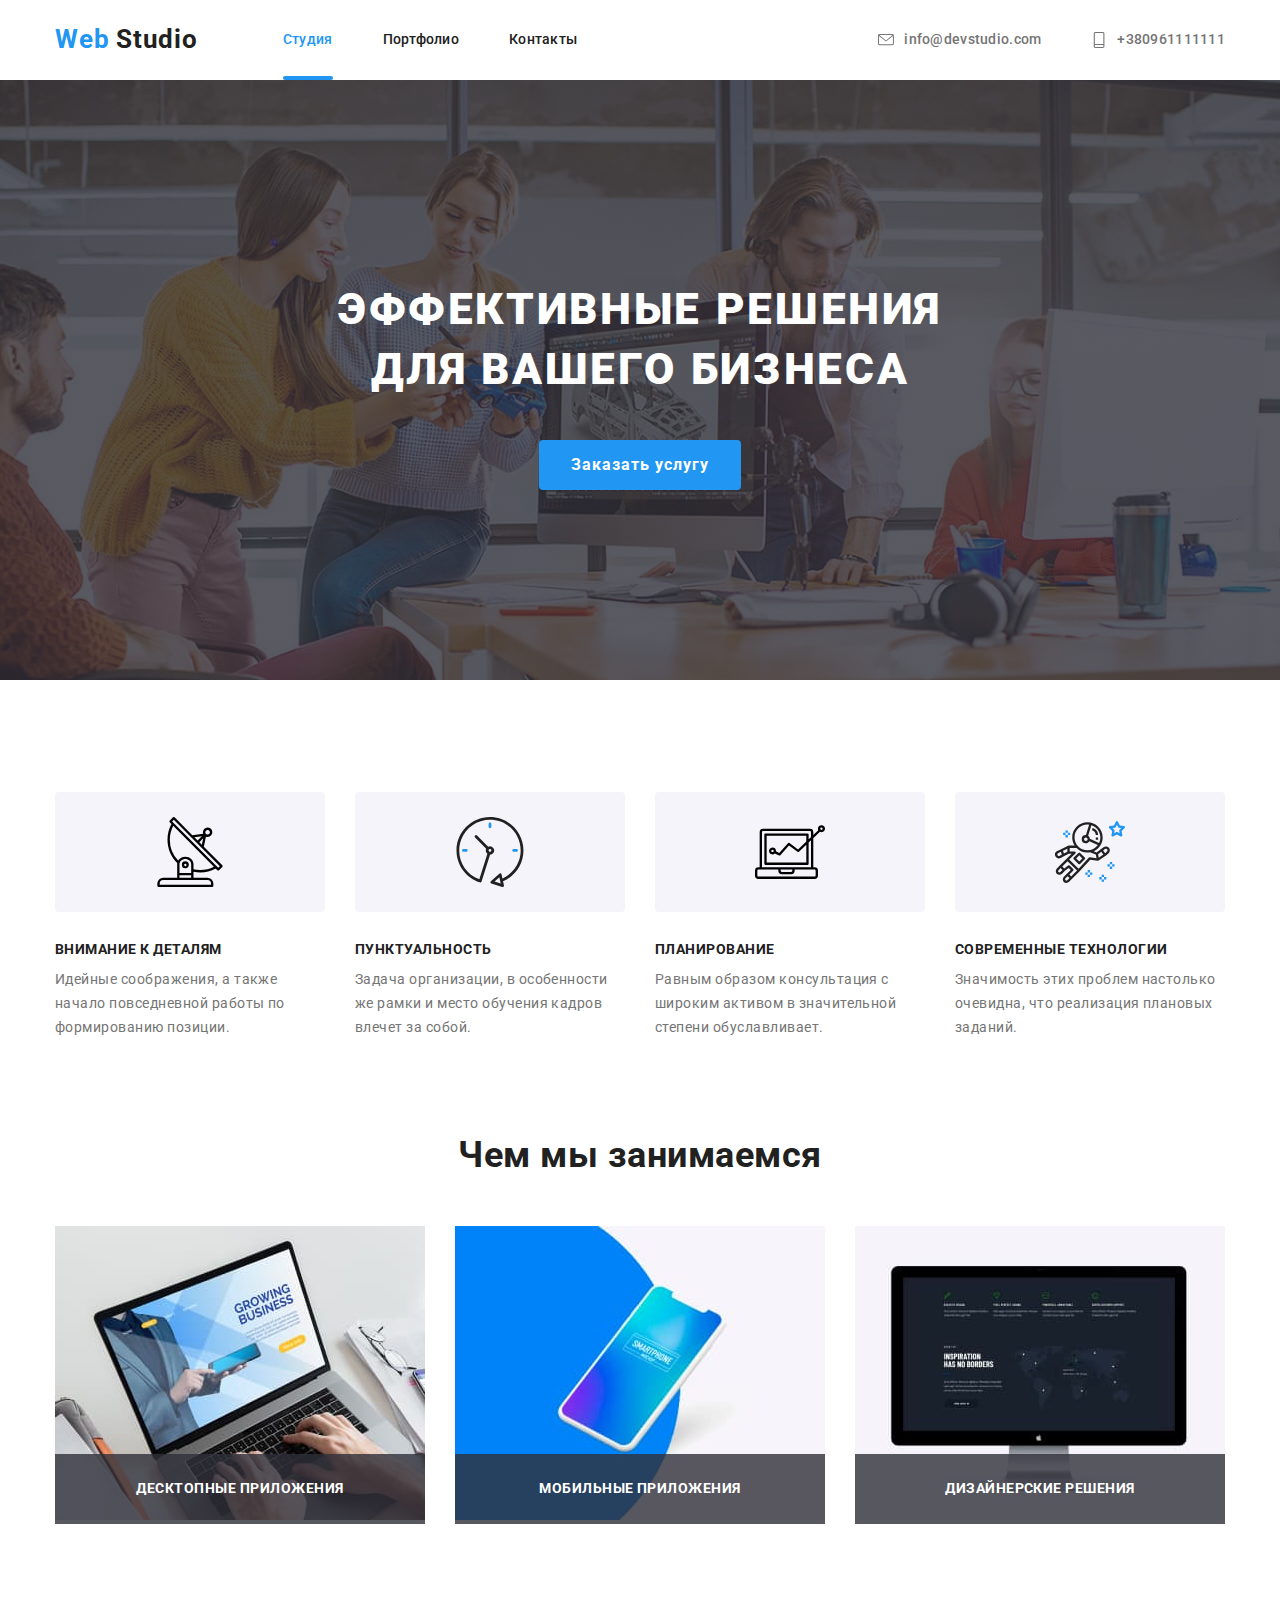
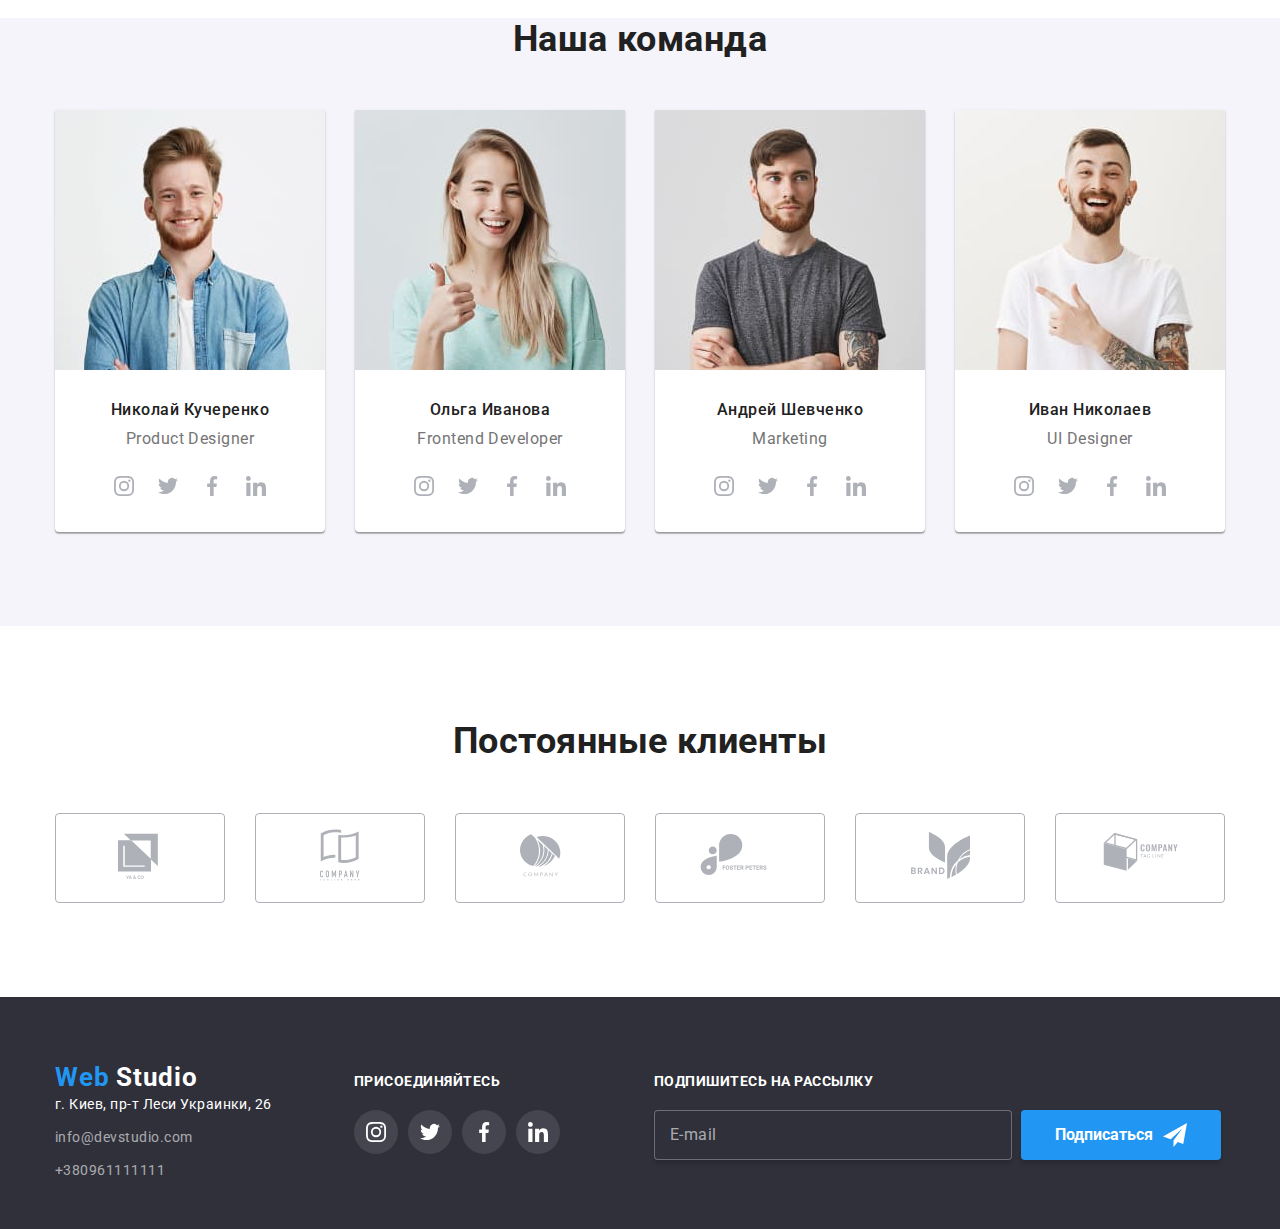
<file: index.html>
<!DOCTYPE html>
<html lang="ru">
  <head>
    <meta charset="UTF-8" />
    <meta name="viewport" content="width=device-width, initial-scale=1.0" />
    <title>Веб студия</title>
    <link
      href="https://fonts.googleapis.com/css2?family=Raleway:wght@700&family=Roboto:wght@400;500;700;900&display=swap"
      rel="stylesheet"
    />
    <link
      rel="stylesheet"
      href="https://cdnjs.cloudflare.com/ajax/libs/modern-normalize/0.6.0/modern-normalize.min.css"
    />
    <link rel="stylesheet" href="./css/main.min.css" />
  </head>
  <body>
    <!-- Шапка-->
    <header class="header">
      <!--Навигация сайта-->
      <nav class="nav container">
        <a href="./index.html" lang="en" class="logo-link">
          <span class="logo-web">Web</span> Studio
        </a>

        <ul class="nav-list">
          <li class="nav-items">
            <a href="./index.html" class="link current">Студия</a>
          </li>
          <li class="nav-items">
            <a href="./portfolio.html" class="link">Портфолио</a>
          </li>
          <li class="nav-items"><a href="" class="link">Контакты</a></li>
        </ul>

        <ul class="nav-contakt">
          <li class="nav-items mail">
            <a href="mailto:info@devstudio.com" class="link-mail">
              <svg class="icon">
                <use href="./image/sprite.svg#list"></use>
              </svg>
              info@devstudio.com
            </a>
          </li>
          <li class="nav-items tell">
            <a href="tel:+380961111111" class="link-tel">
              <svg class="icon">
                <use href="./image/sprite.svg#phone"></use>
              </svg>
              +380961111111</a
            >
          </li>
        </ul>
      </nav>
    </header>

    <!--Главный контент страницы-->

    <main>
      <!--Секция 1 Герой-->
      <section class="section-heroy">
        <div class="container">
          <h1 class="hero-title">эффективные решения для вашего бизнеса</h1>
          <button class="button btn-open-modal" data-modal-open>
            Заказать услугу
          </button>
        </div>
      </section>
      <!--Наши преимущества-->
      <section class="section">
        <div class="container">
          <h2 class="section-title visually-hidden">Наши преимущества</h2>

          <ul class="advantages">
            <li class="section-items antenna">
              <div class="container-advantages">
                <svg class="icon-advantages">
                  <use href="./image/sprite.svg#antenna"></use>
                </svg>
              </div>
              <!--<img
                class="section-img"
                src="./image/antenna.svg"
                alt="Спутниковая тарелка"
              />-->

              <h3 class="section-subtitle">Внимание к деталям</h3>
              <p class="section-text">
                Идейные соображения, а также начало повседневной работы по
                формированию позиции.
              </p>
            </li>
            <li class="section-items clock">
              <div class="container-advantages">
                <svg class="icon-advantages">
                  <use href="./image/sprite.svg#clock"></use>
                </svg>
              </div>
              <!--- <img class="section-img" 
                src="./image/clock.svg" alt="Часы" />-->
              <h3 class="section-subtitle">Пунктуальность</h3>
              <p class="section-text">
                Задача организации, в особенности же рамки и место обучения
                кадров влечет за собой.
              </p>
            </li>
            <li class="section-items vector">
              <div class="container-advantages">
                <svg class="icon-advantages">
                  <use href="./image/sprite.svg#Vector"></use>
                </svg>
              </div>
              <!-- <img class="section-img" 
              src="./image/Vector.svg" alt="Вектор" />-->
              <h3 class="section-subtitle">Планирование</h3>
              <p class="section-text">
                Равным образом консультация с широким активом в значительной
                степени обуславливает.
              </p>
            </li>
            <li class="section-items astronaut">
              <div class="container-advantages">
                <svg class="icon-advantages">
                  <use href="./image/sprite.svg#astronaut"></use>
                </svg>
              </div>
              <!-- <img
                class="section-img"
                src="./image/astronaut.svg"
                alt="Астронавт"
              />-->
              <h3 class="section-subtitle">Современные технологии</h3>
              <p class="section-text">
                Значимость этих проблем настолько очевидна, что реализация
                плановых заданий.
              </p>
            </li>
          </ul>
        </div>
      </section>

      <!--Чем мы занимаемся-->
      <section class="section">
        <div class="container">
          <h2 class="section-title title-work">Чем мы занимаемся</h2>
          <ul class="work-list">
            <li class="work-items">
              <a href="" class="work-link">
                <img src="./image/notebook.jpg" width="370" alt="ноутбук" />
                <p class="work">Десктопные приложения</p>
              </a>
            </li>

            <li class="work-items">
              <a href="" class="work-link"
                ><img src="./image/phone.jpg" width="370" alt="Телефон" />
                <p class="work">Мобильные приложения</p>
              </a>
            </li>

            <li class="work-items">
              <a href="" class="work-link"
                ><img src="./image/desktop.jpg" width="370" alt="Монитор" />
                <p class="work">Дизайнерские решения</p>
              </a>
            </li>
          </ul>
        </div>
      </section>

      <!--Наша команда-->

      <section class="section team">
        <div class="container">
          <h2 class="section-title section-title-team">Наша команда</h2>
          <ul class="team-list">
            <li class="section-iteams-team">
              <img class="team-img" src="./image/face1.jpg" alt="Портрет" />
              <h3 class="section-subtitle comand">Николай Кучеренко</h3>
              <p lang="en" class="section-text profesion">Product Designer</p>
              <ul class="team-social">
                <li>
                  <a
                    href="https://www.instagram.com/"
                    class="social-link"
                    target="blank"
                  >
                    <div class="socials-item">
                      <svg width="20" height="20" class="logo-social">
                        <use href="./image/sprite.svg#instagram"></use>
                      </svg>
                    </div>
                  </a>
                </li>
                <li>
                  <a
                    href="https://twitter.com/"
                    target="blank"
                    class="social-link"
                  >
                    <div class="socials-item">
                      <svg width="20" height="20" class="logo-social">
                        <use href="./image/sprite.svg#twitter"></use>
                      </svg>
                    </div>
                  </a>
                </li>
                <li>
                  <a
                    href="https://www.facebook.com/"
                    target="blank"
                    class="social-link"
                  >
                    <div class="socials-item">
                      <svg width="20" height="20" class="logo-social">
                        <use href="./image/sprite.svg#facebook"></use>
                      </svg>
                    </div>
                  </a>
                </li>
                <li>
                  <a
                    href="https://www.linkedin.com/"
                    target="blank"
                    class="social-link"
                  >
                    <div class="socials-item">
                      <svg width="20" height="20" class="logo-social">
                        <use href="./image/sprite.svg#linkedin"></use>
                      </svg>
                    </div>
                  </a>
                </li>
              </ul>
            </li>

            <li class="section-iteams-team">
              <img class="team-img" src="./image/face2.jpg" alt="Портрет" />
              <h3 class="section-subtitle comand">Ольга Иванова</h3>
              <p lang="en" class="section-text profesion">Frontend Developer</p>
              <ul class="team-social">
                <li>
                  <a
                    href="https://www.instagram.com/"
                    class="social-link"
                    target="blank"
                  >
                    <div class="socials-item">
                      <svg width="20" height="20" class="logo-social">
                        <use href="./image/sprite.svg#instagram"></use>
                      </svg>
                    </div>
                  </a>
                </li>
                <li>
                  <a
                    href="https://twitter.com/"
                    target="blank"
                    class="social-link"
                  >
                    <div class="socials-item">
                      <svg width="20" height="20" class="logo-social">
                        <use href="./image/sprite.svg#twitter"></use>
                      </svg>
                    </div>
                  </a>
                </li>
                <li>
                  <a
                    href="https://www.facebook.com/"
                    target="blank"
                    class="social-link"
                  >
                    <div class="socials-item">
                      <svg width="20" height="20" class="logo-social">
                        <use href="./image/sprite.svg#facebook"></use>
                      </svg>
                    </div>
                  </a>
                </li>
                <li>
                  <a
                    href="https://www.linkedin.com/"
                    target="blank"
                    class="social-link"
                  >
                    <div class="socials-item">
                      <svg width="20" height="20" class="logo-social">
                        <use href="./image/sprite.svg#linkedin"></use>
                      </svg>
                    </div>
                  </a>
                </li>
              </ul>
            </li>

            <li class="section-iteams-team">
              <img class="team-img" src="./image/face3.jpg" alt="Портрет" />
              <h3 class="section-subtitle comand">Андрей Шевченко</h3>
              <p lang="en" class="section-text profesion">Marketing</p>
              <ul class="team-social">
                <li>
                  <a
                    href="https://www.instagram.com/"
                    class="social-link"
                    target="blank"
                  >
                    <div class="socials-item">
                      <svg width="20" height="20" class="logo-social">
                        <use href="./image/sprite.svg#instagram"></use>
                      </svg>
                    </div>
                  </a>
                </li>
                <li>
                  <a
                    href="https://twitter.com/"
                    target="blank"
                    class="social-link"
                  >
                    <div class="socials-item">
                      <svg width="20" height="20" class="logo-social">
                        <use href="./image/sprite.svg#twitter"></use>
                      </svg>
                    </div>
                  </a>
                </li>
                <li>
                  <a
                    href="https://www.facebook.com/"
                    target="blank"
                    class="social-link"
                  >
                    <div class="socials-item">
                      <svg width="20" height="20" class="logo-social">
                        <use href="./image/sprite.svg#facebook"></use>
                      </svg>
                    </div>
                  </a>
                </li>
                <li>
                  <a
                    href="https://www.linkedin.com/"
                    target="blank"
                    class="social-link"
                  >
                    <div class="socials-item">
                      <svg width="20" height="20" class="logo-social">
                        <use href="./image/sprite.svg#linkedin"></use>
                      </svg>
                    </div>
                  </a>
                </li>
              </ul>
            </li>

            <li class="section-iteams-team">
              <img class="team-img" src="./image/face4.jpg" alt="Портрет" />
              <h3 class="section-subtitle comand">Иван Николаев</h3>
              <p lang="en" class="section-text profesion">UI Designer</p>
              <ul class="team-social">
                <li>
                  <a
                    href="https://www.instagram.com/"
                    class="social-link"
                    target="blank"
                  >
                    <div class="socials-item">
                      <svg width="20" height="20" class="logo-social">
                        <use href="./image/sprite.svg#instagram"></use>
                      </svg>
                    </div>
                  </a>
                </li>
                <li>
                  <a
                    href="https://twitter.com/"
                    target="blank"
                    class="social-link"
                  >
                    <div class="socials-item">
                      <svg width="20" height="20" class="logo-social">
                        <use href="./image/sprite.svg#twitter"></use>
                      </svg>
                    </div>
                  </a>
                </li>
                <li>
                  <a
                    href="https://www.facebook.com/"
                    target="blank"
                    class="social-link"
                  >
                    <div class="socials-item">
                      <svg width="20" height="20" class="logo-social">
                        <use href="./image/sprite.svg#facebook"></use>
                      </svg>
                    </div>
                  </a>
                </li>
                <li>
                  <a
                    href="https://www.linkedin.com/"
                    target="blank"
                    class="social-link"
                  >
                    <div class="socials-item">
                      <svg width="20" height="20" class="logo-social">
                        <use href="./image/sprite.svg#linkedin"></use>
                      </svg>
                    </div>
                  </a>
                </li>
              </ul>
            </li>
          </ul>
        </div>
      </section>

      <!--Постоянные клиенты-->

      <section class="section client">
        <div class="container">
          <h2 class="section-title title-customers">Постоянные клиенты</h2>
          <ul class="client-list">
            <li class="client-items">
              <a href="" class="client-link client-bgt">
                <!--<img src="./image/Client1.svg" alt="компания" width="170"
              />-->

                <svg width="44" height="50" class="logo-client">
                  <use href="./image/sprite.svg#Client1"></use>
                </svg>
              </a>
            </li>

            <li class="client-items client-bgt">
              <a href="">
                <!--<img src="./image/Client2.svg" alt="компания" width="170"
              />-->

                <svg width="40" height="52" class="logo-client">
                  <use href="./image/sprite.svg#Client2"></use>
                </svg>
              </a>
            </li>

            <li class="client-items client-bgt">
              <a href="">
                <!-- <img src="./image/Client3.svg" alt="компания" width="170"
              /> -->

                <svg width="41" height="43" class="logo-client">
                  <use href="./image/sprite.svg#Client3"></use>
                </svg>
              </a>
            </li>

            <li class="client-items client-bgt">
              <a href=""
                ><!--<img src="./image/Client4.svg" alt="компания" width="170"
              />-->

                <svg width="80" height="42" class="logo-client">
                  <use href="./image/sprite.svg#Client4"></use>
                </svg>
              </a>
            </li>

            <li class="client-items client-bgt">
              <a href=""
                ><!--<img src="./image/Client5.svg" alt="компания" width="170"
              />-->

                <svg width="59" height="47" class="logo-client">
                  <use href="./image/sprite.svg#Client5"></use>
                </svg>
              </a>
            </li>

            <li class="client-items client-bgt">
              <a href="">
                <!--<img src="./image/Client6.svg" alt="компания" width="170"
              />-->

                <svg width="89" height="45" class="logo-client">
                  <use href="./image/sprite.svg#Client6"></use>
                </svg>
              </a>
            </li>
          </ul>
        </div>
      </section>

      <!-- Модальное окно-->
      <div class="backdrop is-hidden" data-modal>
        <div class="modal is-hidden" data-modal>
          <form>
            <button type="submit" class="btn-close-modal" data-modal-close>
              <svg class="icon-close">
                <use href="./image/sprite.svg#icon-x"></use>
              </svg>
            </button>
            <p class="modal-text">Оставьте свои данные, мы вам перезвоним</p>

            <div class="field-wrapper">
              <input
                type="text"
                placeholder=" "
                id="name"
                name="name"
                class="form-input"
              />
              <svg class="form-icon">
                <use href="./image/sprite.svg#icon-men"></use>
              </svg>
              <label for="name" class="form-label"> Имя</label>
            </div>

            <div class="field-wrapper">
              <input
                type="tel"
                placeholder=" "
                name="tel"
                id="tel"
                class="form-input"
              />
              <svg class="form-icon">
                <use href="./image/sprite.svg#icon-tel"></use>
              </svg>
              <label for="tel" class="form-label">Телефон</label>
            </div>

            <div class="field-wrapper">
              <input
                type="email"
                placeholder=" "
                id="mail"
                name="mail"
                class="form-input"
              />
              <svg class="form-icon">
                <use href="./image/sprite.svg#icon-mail"></use>
              </svg>
              <label for="mail" class="form-label">Почта</label>
            </div>

            <div class="field-wrapper">
              <textarea
                name="Coments"
                id="area-coments"
                placeholder=" "
                class="coments"
              ></textarea>
              <label for="area-coments" class="label-coments text-coments">
                Комментарий
              </label>
            </div>
            <div class="security-wrapper">
              <label class="security">
                <input
                  type="checkbox"
                  name="checkbox-security"
                  class="checkbox-security"
                />
                <span class="security-text">
                  Соглашаюсь с рассылкой и принимаю</span
                >
                <a href="">
                  <span class="security-link"> Условия договора</span></a
                ></label
              >
            </div>
            <button type="submit" class="btn-send">Отправить</button>
          </form>
        </div>
      </div>
    </main>

    <!--Подвал-->

    <footer class="footer">
      <div class="container footer-bloks">
        <div class="footer-address">
          <a href="./index.html" lang="en" class="logo-link logo-link-footer">
            <span class="logo-web">Web</span>
            <span class="logo-studio">Studio</span>
          </a>

          <address class="address">
            <ul>
              <li class="address-items">г. Киев, пр-т Леси Украинки, 26</li>
              <li class="address-items">
                <a href="mailto:info@devstudio.com" class="contact-address"
                  >info@devstudio.com</a
                >
              </li>
              <li>
                <a href="tel:+380961111111" class="contact-address"
                  >+380961111111</a
                >
              </li>
            </ul>
          </address>
        </div>

        <div class="social">
          <p class="social-text">Присоединяйтесь</p>

          <ul class="social-list">
            <li class="insta socials-items-footer">
              <a
                href="https://www.instagram.com/"
                class="social-link"
                target="blank"
              >
                <!--<img src="./image/instagram.svg" alt="insta" />-->
                <div class="socials-footer">
                  <svg width="20" height="20" class="logo-social-footer">
                    <use href="./image/sprite.svg#instagram"></use>
                  </svg>
                </div>
              </a>
            </li>
            <li class="twit socials-items-footer">
              <a href="https://twitter.com/" class="social-link" target="blank">
                <!--<img src="./image/twitter.svg" alt="twit" />-->
                <div class="socials-footer">
                  <svg width="20" height="20" class="logo-social-footer">
                    <use href="./image/sprite.svg#twitter"></use>
                  </svg>
                </div>
              </a>
            </li>
            <li class="face socials-items-footer">
              <a
                href="https://www.facebook.com/"
                class="social-link"
                target="blank"
              >
                <!-- <img src="./image/facebook.svg" alt="fk" />-->
                <div class="socials-footer">
                  <svg width="20" height="20" class="logo-social-footer">
                    <use href="./image/sprite.svg#facebook"></use>
                  </svg>
                </div>
              </a>
            </li>
            <li class="linked socials-items-footer">
              <a
                href="https://www.linkedin.com/"
                class="social-link"
                target="blank"
              >
                <!--<img src="./image/linkedin.svg" alt="in" />-->
                <div class="socials-footer">
                  <svg width="20" height="20" class="logo-social-footer">
                    <use href="./image/sprite.svg#linkedin"></use>
                  </svg>
                </div>
              </a>
            </li>
          </ul>
        </div>
        <div class="subscription">
          <form>
            <p class="footer-form-text">Подпишитесь на рассылку</p>
            <div class="input-btn-foot">
              <div class="footer-mail">
                <label class="">
                  <input
                    type="email"
                    placeholder=" "
                    name="e-mail"
                    class="footer-input"
                  />
                  <span class="footer-lable"> E-mail</span>
                </label>
              </div>
              <button type="submit" class="btn-footer">
                <span class="btn-footer-text"> Подписаться</span>
                <svg class="footer-plane" width="24px" height="24px">
                  <use href="./image/sprite.svg#plane"></use>
                </svg>
              </button>
            </div>
          </form>
        </div>
        <!-- 
      <p class="dbr">
        2020 &verbar; Developed by GoIT Students
      </p>
      --></div>
    </footer>
    <script src="./js/modal.js"></script>
  </body>
</html>
</file>
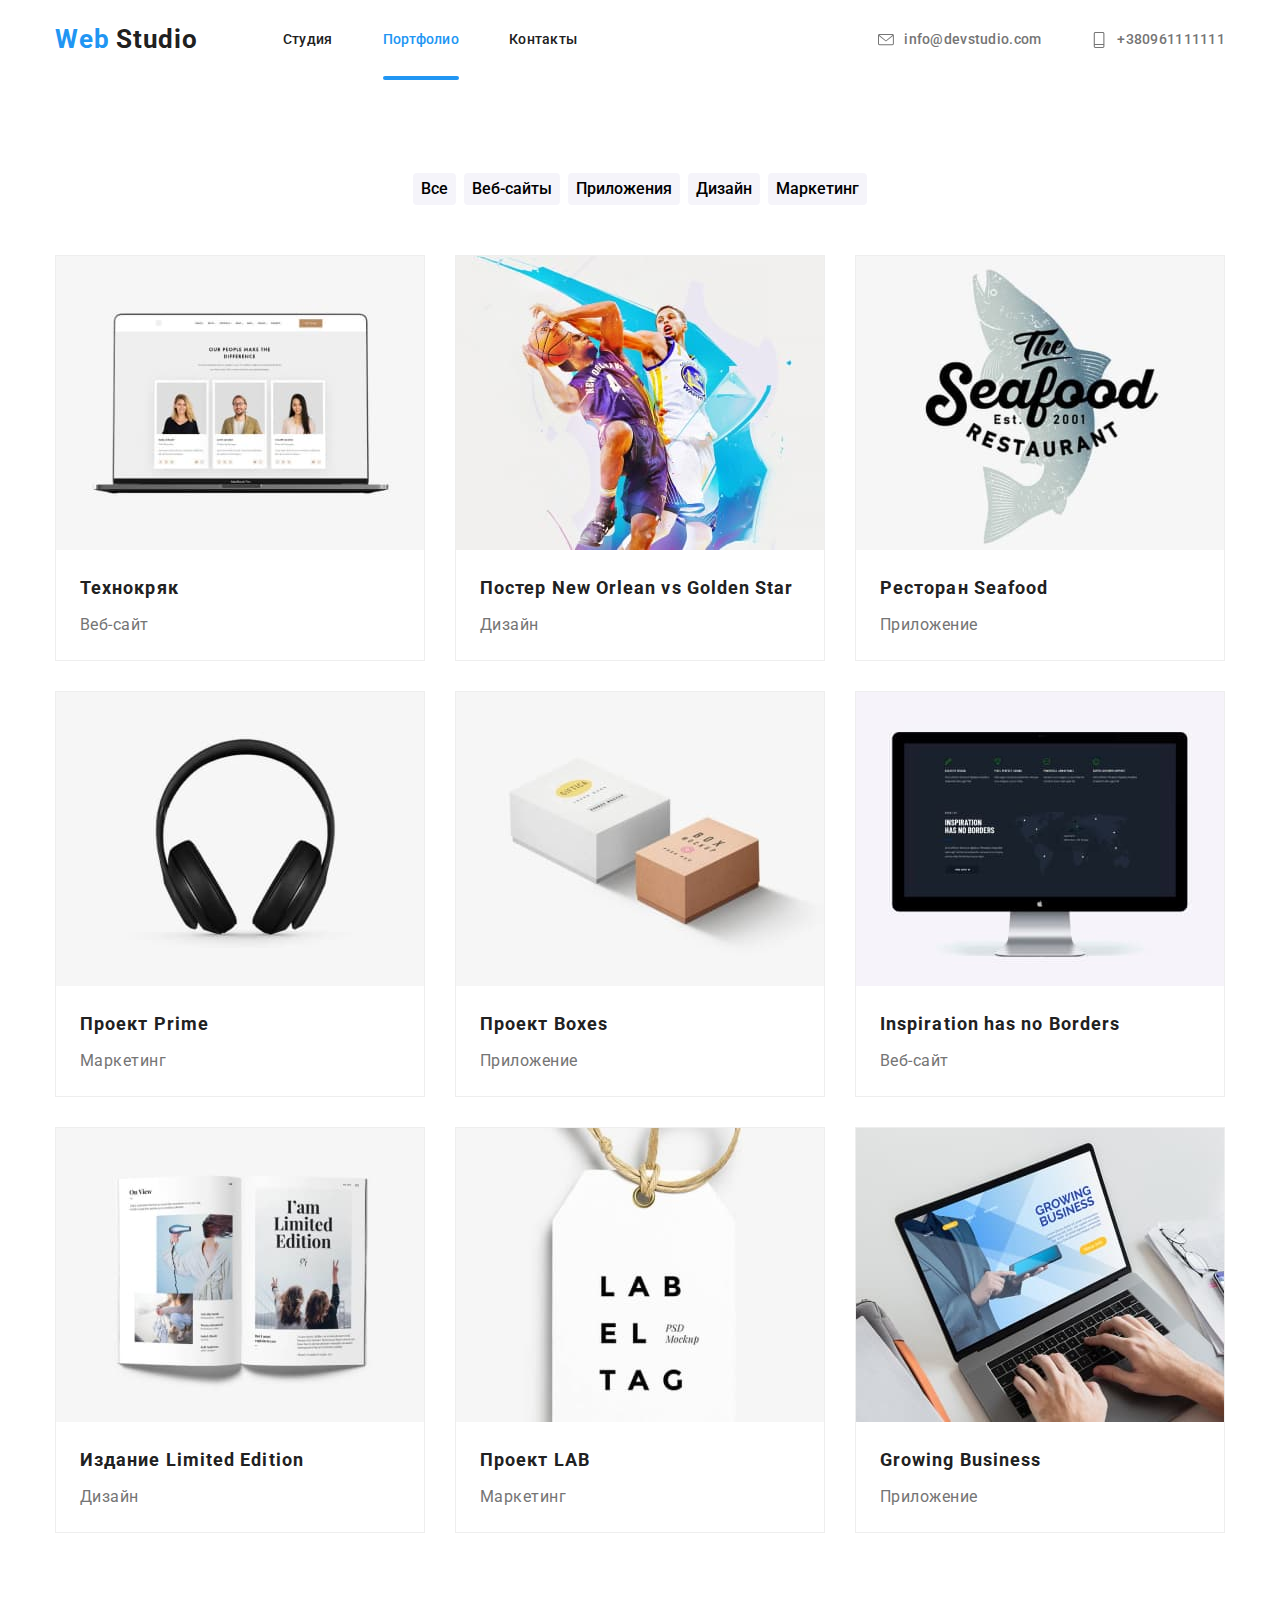
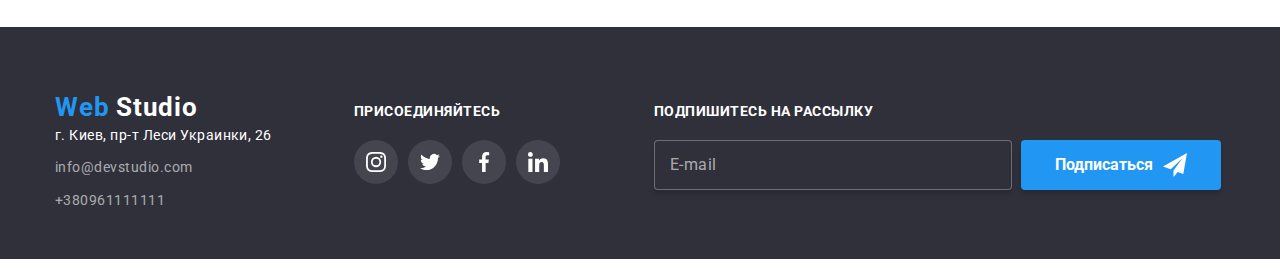
<file: portfolio.html>
<!DOCTYPE html>
<html lang="ru">
  <head>
    <meta charset="UTF-8" />
    <meta name="viewport" content="width=device-width, initial-scale=1.0" />
    <title>Веб студия</title>
    <link
      href="https://fonts.googleapis.com/css2?family=Raleway:wght@700&family=Roboto:wght@400;500;700;900&display=swap"
      rel="stylesheet"
    />
    <link
      rel="stylesheet"
      href="https://cdnjs.cloudflare.com/ajax/libs/modern-normalize/0.6.0/modern-normalize.min.css"
    />
    <link rel="stylesheet" href="./css/main.min.css" />
  </head>

  <body>
    <!-- Шапка-->
    <header class="header">
      <!--Навигация сайта-->
      <nav class="nav container">
        <a href="./index.html" lang="en" class="logo-link">
          <span class="logo-web">Web</span> Studio
        </a>

        <ul class="nav-list">
          <li class="nav-items">
            <a href="./index.html" class="link">Студия</a>
          </li>
          <li class="nav-items">
            <a href="./portfolio.html" class="link current">Портфолио</a>
          </li>
          <li class="nav-items"><a href="" class="link">Контакты</a></li>
        </ul>

        <ul class="nav-contakt">
          <li class="nav-items mail">
            <a href="mailto:info@devstudio.com" class="link-mail">
              <svg class="icon">
                <use href="./image/sprite.svg#list"></use>
              </svg>
              info@devstudio.com
            </a>
          </li>
          <li class="nav-items tell">
            <a href="tel:+380961111111" class="link-tel">
              <svg class="icon">
                <use href="./image/sprite.svg#phone"></use>
              </svg>
              +380961111111</a
            >
          </li>
        </ul>
      </nav>
    </header>
    <!--Главный контент страницы-->
    <main class="container">
      <!-- Секция работ-->
      <section>
        <h1 class="portfolio">Портфолио</h1>

        <ul class="button-list">
          <li class="button-items">
            <button type="button" class="port-button">Все</button>
          </li>
          <li class="button-items">
            <button type="button" class="port-button">Веб-сайты</button>
          </li>
          <li class="button-items">
            <button type="button" class="port-button">Приложения</button>
          </li>
          <li class="button-items">
            <button type="button" class="port-button">Дизайн</button>
          </li>
          <li class="button-items">
            <button type="button" class="port-button">Маркетинг</button>
          </li>
        </ul>

        <ul class="port-list">
          <li class="port-items">
            <a href="">
              <div class="port-description">
                <img
                  class="port-img"
                  src="./image/portfolio1.jpg "
                  alt="Ноутбук"
                  width="370"
                />
                <p class="port-text">
                  Технокряк это современная площадка распространения
                  коронавируса. Компании используют эту платформу для цифрового
                  шпионажа и атак на защищённые сервера конкурентов.
                </p>
              </div>
              <div>
                <h2 class="port-title">Технокряк</h2>
                <p class="port-subtitle">Веб-сайт</p>
              </div>
            </a>
          </li>

          <li class="port-items">
            <a href="">
              <div class="port-description">
                <img
                  class="port-img"
                  src="./image/portfolio2.jpg"
                  alt="Постер НБА"
                  width="370"
                />
                <p class="port-text">
                  Технокряк это современная площадка распространения
                  коронавируса. Компании используют эту платформу для цифрового
                  шпионажа и атак на защищённые сервера конкурентов.
                </p>
              </div>
              <div>
                <h2 class="port-title">Постер New Orlean vs Golden Star</h2>
                <p class="port-subtitle">Дизайн</p>
              </div>
            </a>
          </li>

          <li class="port-items">
            <a href="">
              <div class="port-description">
                <img
                  class="port-img"
                  src="./image/portfolio3.jpg"
                  alt="Релама ресторана"
                  width="370"
                />
                <p class="port-text">
                  Технокряк это современная площадка распространения
                  коронавируса. Компании используют эту платформу для цифрового
                  шпионажа и атак на защищённые сервера конкурентов.
                </p>
              </div>
              <div>
                <h2 class="port-title">Ресторан Seafood</h2>
                <p class="port-subtitle">Приложение</p>
              </div>
            </a>
          </li>

          <li class="port-items">
            <a href="">
              <div class="port-description">
                <img
                  class="port-img"
                  src="./image/portfolio4.jpg"
                  alt="Наушники"
                  width="370"
                />
                <p class="port-text">
                  Технокряк это современная площадка распространения
                  коронавируса. Компании используют эту платформу для цифрового
                  шпионажа и атак на защищённые сервера конкурентов.
                </p>
              </div>
              <div>
                <h2 class="port-title">Проект Prime</h2>
                <p class="port-subtitle">Маркетинг</p>
              </div>
            </a>
          </li>

          <li class="port-items">
            <a href="">
              <div class="port-description">
                <img
                  class="port-img"
                  src="./image/portfolio5.jpg"
                  alt="Коробки"
                  width="370"
                />
                <p class="port-text">
                  Технокряк это современная площадка распространения
                  коронавируса. Компании используют эту платформу для цифрового
                  шпионажа и атак на защищённые сервера конкурентов.
                </p>
              </div>
              <div>
                <h2 class="port-title">Проект Boxes</h2>
                <p class="port-subtitle">Приложение</p>
              </div>
            </a>
          </li>

          <li class="port-items">
            <a href="">
              <div class="port-description">
                <img
                  class="port-img"
                  src="./image/portfolio6.jpg"
                  alt="Монитор"
                  width="370"
                />
                <p class="port-text">
                  Технокряк это современная площадка распространения
                  коронавируса. Компании используют эту платформу для цифрового
                  шпионажа и атак на защищённые сервера конкурентов.
                </p>
              </div>
              <div>
                <h2 class="port-title">Inspiration has no Borders</h2>
                <p class="port-subtitle">Веб-сайт</p>
              </div>
            </a>
          </li>

          <li class="port-items">
            <a href="">
              <div class="port-description">
                <img
                  class="port-img"
                  src="./image/portfolio7.jpg"
                  alt="Книга"
                  width="370"
                />
                <p class="port-text">
                  Технокряк это современная площадка распространения
                  коронавируса. Компании используют эту платформу для цифрового
                  шпионажа и атак на защищённые сервера конкурентов.
                </p>
              </div>
              <div>
                <h2 class="port-title">Издание Limited Edition</h2>
                <p class="port-subtitle">Дизайн</p>
              </div>
            </a>
          </li>

          <li class="port-items">
            <a href="">
              <div class="port-description">
                <img
                  class="port-img"
                  src="./image/portfolio8.jpg"
                  alt="Лейба"
                  width="370"
                />
                <p class="port-text">
                  Технокряк это современная площадка распространения
                  коронавируса. Компании используют эту платформу для цифрового
                  шпионажа и атак на защищённые сервера конкурентов.
                </p>
              </div>
              <div>
                <h2 class="port-title">Проект LAB</h2>
                <p class="port-subtitle">Маркетинг</p>
              </div>
            </a>
          </li>

          <li class="port-items">
            <a href="">
              <div class="port-description">
                <img
                  class="port-img"
                  src="./image/portfolio9.jpg"
                  alt="Ноутбук"
                  width="370"
                />
                <p class="port-text">
                  Технокряк это современная площадка распространения
                  коронавируса. Компании используют эту платформу для цифрового
                  шпионажа и атак на защищённые сервера конкурентов.
                </p>
              </div>
              <div>
                <h2 class="port-title">Growing Business</h2>
                <p class="port-subtitle">Приложение</p>
              </div>
            </a>
          </li>
        </ul>
      </section>
    </main>

    <!--Подвал-->

    <footer class="footer">
      <div class="container footer-bloks">
        <div class="footer-address">
          <a href="./index.html" lang="en" class="logo-link logo-link-footer">
            <span class="logo-web">Web</span>
            <span class="logo-studio">Studio</span>
          </a>

          <address class="address">
            <ul>
              <li class="address-items">г. Киев, пр-т Леси Украинки, 26</li>
              <li class="address-items">
                <a href="mailto:info@devstudio.com" class="contact-address"
                  >info@devstudio.com</a
                >
              </li>
              <li>
                <a href="tel:+380961111111" class="contact-address"
                  >+380961111111</a
                >
              </li>
            </ul>
          </address>
        </div>

        <div class="social">
          <p class="social-text">Присоединяйтесь</p>

          <ul class="social-list">
            <li class="insta socials-items-footer">
              <a
                href="https://www.instagram.com/"
                class="social-link"
                target="blank"
              >
                <!--<img src="./image/instagram.svg" alt="insta" />-->
                <div class="socials-footer">
                  <svg width="20" height="20" class="logo-social-footer">
                    <use href="./image/sprite.svg#instagram"></use>
                  </svg>
                </div>
              </a>
            </li>
            <li class="twit socials-items-footer">
              <a href="https://twitter.com/" class="social-link" target="blank">
                <!--<img src="./image/twitter.svg" alt="twit" />-->
                <div class="socials-footer">
                  <svg width="20" height="20" class="logo-social-footer">
                    <use href="./image/sprite.svg#twitter"></use>
                  </svg>
                </div>
              </a>
            </li>
            <li class="face socials-items-footer">
              <a
                href="https://www.facebook.com/"
                class="social-link"
                target="blank"
              >
                <!-- <img src="./image/facebook.svg" alt="fk" />-->
                <div class="socials-footer">
                  <svg width="20" height="20" class="logo-social-footer">
                    <use href="./image/sprite.svg#facebook"></use>
                  </svg>
                </div>
              </a>
            </li>
            <li class="linked socials-items-footer">
              <a
                href="https://www.linkedin.com/"
                class="social-link"
                target="blank"
              >
                <!--<img src="./image/linkedin.svg" alt="in" />-->
                <div class="socials-footer">
                  <svg width="20" height="20" class="logo-social-footer">
                    <use href="./image/sprite.svg#linkedin"></use>
                  </svg>
                </div>
              </a>
            </li>
          </ul>
        </div>
        <div class="subscription">
          <form>
            <p class="footer-form-text">Подпишитесь на рассылку</p>
            <div class="input-btn-foot">
              <div class="footer-mail">
                <label class="">
                  <input
                    type="email"
                    placeholder=" "
                    name="e-mail"
                    class="footer-input"
                  />
                  <span class="footer-lable"> E-mail</span>
                </label>
              </div>
              <button type="submit" class="btn-footer">
                <span class="btn-footer-text"> Подписаться</span>
                <svg class="footer-plane" width="24px" height="24px">
                  <use href="./image/sprite.svg#plane"></use>
                </svg>
              </button>
            </div>
          </form>
        </div>
        <!-- 
          <p class="dbr">
            2020 &verbar; Developed by GoIT Students
          </p>
          -->
      </div>
    </footer>
  </body>
</html>
</file>
<file: css/main.min.css>
html{-webkit-box-sizing:border-box;box-sizing:border-box}*,*::after,*::before{-webkit-box-sizing:inherit;box-sizing:inherit}body{margin:0;color:#212121;background-color:#fff;font-family:Roboto,sans-serif;font-weight:400;letter-spacing:0.03em}a{text-decoration:none;color:#212121}ul{list-style:none;margin:0;padding:0}h1,h2,h3,h4,h5,h6{margin:0}.container{margin-right:auto;margin-left:auto;padding-left:15px;padding-right:15px;width:1200px}.header{background-color:#fff}.nav{display:-webkit-box;display:-ms-flexbox;display:flex;-webkit-box-pack:center;-ms-flex-pack:center;justify-content:center;-webkit-box-align:center;-ms-flex-align:center;align-items:center}.header .link:hover,.header .link:focus,.header .link-mail:hover,.header .link-mail:focus,.header .link-tel:hover,.header .link-tel:focus{color:#2196f3;-webkit-transition-duration:250ms;transition-duration:250ms;-webkit-transition-timing-function:cubic-bezier(0.4, 0, 0.2, 1);transition-timing-function:cubic-bezier(0.4, 0, 0.2, 1)}.link-mail,.link-tel{color:#757575}.nav .link.current{color:#2196f3}.nav .link.current::after{position:absolute;content:'';display:inline-block;height:4px;width:100%;bottom:0;right:0;background-color:#2196f3;border-radius:2px}.nav-list .nav-items{position:relative}.nav-contakt,.nav-list{font-weight:500;font-size:14px;line-height:1.14;letter-spacing:0.02em}.nav-list .link{display:block;padding-bottom:32px;padding-top:32px}.link-tel,.link-mail{padding-bottom:32px;padding-top:32px}.nav-list{display:-webkit-box;display:-ms-flexbox;display:flex;margin-left:85px}.nav-contakt .nav-items:not(:last-child),.nav-list .nav-items:not(:last-child){margin-right:50px}.nav-contakt{display:-webkit-box;display:-ms-flexbox;display:flex;margin-left:auto}.nav-contakt .nav-items{display:-webkit-box;display:-ms-flexbox;display:flex;-webkit-box-pack:center;-ms-flex-pack:center;justify-content:center;-webkit-box-align:center;-ms-flex-align:center;align-items:center}.nav-contakt .link-mail,.nav-contakt .link-tel{display:-webkit-inline-box;display:-ms-inline-flexbox;display:inline-flex;-webkit-box-pack:center;-ms-flex-pack:center;justify-content:center;-webkit-box-align:center;-ms-flex-align:center;align-items:center}.icon{width:16px;height:16px;margin-right:10px;fill:currentColor}.logo-link{font-family:Roboto,sans-serif;font-style:normal;font-weight:bold;font-size:26px;line-height:1.2;letter-spacing:0.03em}.logo-link .logo-web{color:#2196f3}.section-heroy{padding-bottom:200px;padding-top:200px;margin-right:auto;margin-left:auto;text-align:center;background-image:-webkit-gradient(linear, left top, left bottom, from(rgba(47,48,58,0.8)), to(rgba(47,48,58,0.8))),url(../image/heroy-img.jpg);background-image:linear-gradient(rgba(47,48,58,0.8), rgba(47,48,58,0.8)),url(../image/heroy-img.jpg);max-width:1600px;height:600px;background-position:center;background-size:cover}.section-heroy .hero-title{margin-bottom:40px;width:696px;margin-left:auto;margin-right:auto;color:#fff;font-weight:900;font-size:44px;line-height:1.36;letter-spacing:0.06em;text-transform:uppercase}.button{display:inline-block;min-width:200px;padding:10px 32px;border:0px;border-radius:4px;color:#fff;background-color:#2196f3;font-weight:bold;font-size:16px;line-height:1.88;letter-spacing:0.06em}.section{background-color:#fff}.section-iteams-team{width:270px;background-color:#fff;-webkit-box-shadow:0px 2px 1px rgba(0,0,0,0.2),0px 1px 1px rgba(0,0,0,0.14),0px 1px 3px rgba(0,0,0,0.12);box-shadow:0px 2px 1px rgba(0,0,0,0.2),0px 1px 1px rgba(0,0,0,0.14),0px 1px 3px rgba(0,0,0,0.12);border-radius:0px 0px 4px 4px;padding-bottom:24px}.section-iteams-team:not(:last-child){margin-right:30px}.section-items{width:calc((100% - 90px) / 4)}.container-advantages{height:120px;background-color:#f5f4fa;border-radius:4px;margin-bottom:30px;display:-webkit-box;display:-ms-flexbox;display:flex;-webkit-box-pack:center;-ms-flex-pack:center;justify-content:center;-webkit-box-align:center;-ms-flex-align:center;align-items:center}.icon-advantages{width:70px;height:70px;-webkit-box-align:center;-ms-flex-align:center;align-items:center}.section-items:not(:last-child){margin-right:30px}.advantages{display:-webkit-box;display:-ms-flexbox;display:flex;-webkit-box-pack:center;-ms-flex-pack:center;justify-content:center;-webkit-box-align:center;-ms-flex-align:center;align-items:center;padding-bottom:94px;padding-top:112px}.section .section-img{margin-top:25px;margin-bottom:55px;margin-left:100px}.section-title{color:#212121;font-weight:bold;font-size:36px;line-height:1.17;text-align:center}.visually-hidden{position:absolute;width:1px;height:1px;margin:-1px;border:0;padding:0;clip:rect(0 0 0 0);overflow:hidden}.section-subtitle{margin-bottom:10px;color:#212121;font-weight:bold;font-size:14px;line-height:1.14}.advantages .section-subtitle{text-transform:uppercase}.section-text{margin:0;color:#757575;font-size:14px;line-height:1.71}.work-items{width:calc((100% - 60px) / 3);position:relative}.work-items:not(:last-child){margin-right:30px}.work-list{display:-webkit-box;display:-ms-flexbox;display:flex;padding-bottom:94px}.title-work{margin-bottom:50px}.work{position:absolute;width:100%;bottom:0;right:0;display:-webkit-box;display:-ms-flexbox;display:flex;-webkit-box-pack:center;-ms-flex-pack:center;justify-content:center;-webkit-box-align:center;-ms-flex-align:center;align-items:center;height:70px;margin:0;background:rgba(47,48,58,0.8);color:#fff;font-weight:bold;font-size:14px;line-height:1.14;text-align:center;text-transform:uppercase}.comand{font-weight:500;font-size:16px;line-height:1.19;text-align:center}.profesion{font-size:16px;line-height:1.19;text-align:center}.section-title-team{margin-bottom:50px;text-align:center}.team-list{display:-webkit-box;display:-ms-flexbox;display:flex;padding-bottom:94px}.team-img{display:block;margin-bottom:30px}.team{background-color:#f5f4fa}.team-social{display:-webkit-box;display:-ms-flexbox;display:flex;-webkit-box-pack:center;-ms-flex-pack:center;justify-content:center;-webkit-box-align:center;-ms-flex-align:center;align-items:center}.socials-item{margin-top:16px}.socials-item:hover,.socials-item:focus{background-color:#2196f3;-webkit-transition-duration:250ms;transition-duration:250ms;-webkit-transition-timing-function:cubic-bezier(0.4, 0, 0.2, 1);transition-timing-function:cubic-bezier(0.4, 0, 0.2, 1)}.socials-item:not(:last-child){margin-right:10px}.team-social .socials-item{display:-webkit-box;display:-ms-flexbox;display:flex;-webkit-box-pack:center;-ms-flex-pack:center;justify-content:center;-webkit-box-align:center;-ms-flex-align:center;align-items:center;width:44px;height:44px;border-radius:50px;cursor:pointer}.social-link{display:-webkit-box;display:-ms-flexbox;display:flex}.socials-item .logo-social{-webkit-box-align:center;-ms-flex-align:center;align-items:center;fill:#afb1b8}.social-link:hover svg,.social-link:focus svg{fill:#fff;-webkit-transition-duration:250ms;transition-duration:250ms;-webkit-transition-timing-function:cubic-bezier(0.4, 0, 0.2, 1);transition-timing-function:cubic-bezier(0.4, 0, 0.2, 1)}.client{padding-top:94px}.title-customers{margin-bottom:50px}.client-list{display:-webkit-box;display:-ms-flexbox;display:flex;padding-bottom:94px}.client-bgt{display:-webkit-box;display:-ms-flexbox;display:flex;-webkit-box-pack:center;-ms-flex-pack:center;justify-content:center;-webkit-box-align:center;-ms-flex-align:center;align-items:center;border:1px solid #afb1b8;border-radius:4px;width:170px;height:90px}.logo-client{fill:#afb1b8}.client-bgt:hover,.client-bgt:focus{border-color:#2196f3;-webkit-transition-duration:250ms;transition-duration:250ms;-webkit-transition-timing-function:cubic-bezier(0.4, 0, 0.2, 1);transition-timing-function:cubic-bezier(0.4, 0, 0.2, 1)}.client-bgt:hover svg,.client-bgt:focus svg{fill:#2196f3;-webkit-transition-duration:250ms;transition-duration:250ms;-webkit-transition-timing-function:cubic-bezier(0.4, 0, 0.2, 1);transition-timing-function:cubic-bezier(0.4, 0, 0.2, 1)}.client-link{display:-webkit-box;display:-ms-flexbox;display:flex;-webkit-box-pack:center;-ms-flex-pack:center;justify-content:center;-webkit-box-align:center;-ms-flex-align:center;align-items:center}.client-items:not(:last-child){margin-right:30px}.footer .social-list{display:-webkit-box;display:-ms-flexbox;display:flex}.socials-footer{display:-webkit-box;display:-ms-flexbox;display:flex;-webkit-box-pack:center;-ms-flex-pack:center;justify-content:center;-webkit-box-align:center;-ms-flex-align:center;align-items:center;width:44px;height:44px;background-color:rgba(255,255,255,0.1);border-radius:50px;padding:12px}.socials-footer:hover,.socials-footer:focus{background-color:#2196f3;-webkit-transition-duration:250ms;transition-duration:250ms;-webkit-transition-timing-function:cubic-bezier(0.4, 0, 0.2, 1);transition-timing-function:cubic-bezier(0.4, 0, 0.2, 1)}.socials-items-footer:not(:last-child){margin-right:10px}.logo-social-footer{fill:#fff}.footer{background-color:#2f303a}.address{color:#fff;font-size:14px;font-style:normal;line-height:1.71}.address-items{margin-bottom:9px}.logo-link .logo-studio{color:#fff}.logo-link-footer{margin-bottom:8px}.address .contact-address{color:rgba(255,255,255,0.6)}.footer-address{margin-top:65px;margin-bottom:46px;width:230px}.social{margin-left:69px;margin-top:77px;width:206px;color:#fff;font-weight:bold;font-size:14px;line-height:1.14}.social-text{margin-top:0;margin-bottom:20px;text-transform:uppercase}.footer-bloks{display:-webkit-box;display:-ms-flexbox;display:flex}.subscription{margin-left:94px;margin-top:77px}.subscription p{margin:0;padding:0}.subscription .footer-form-text{margin-bottom:20px;font-style:normal;font-weight:bold;font-size:14px;line-height:1.14;text-transform:uppercase;color:#fff}.footer-lable{position:absolute;top:15px;left:16px;font-style:normal;font-weight:normal;font-size:16px;line-height:1.25;color:rgba(255,255,255,0.6);opacity:1;-webkit-transition:opacity 250ms cubic-bezier(0.4, 0, 0.2, 1);transition:opacity 250ms cubic-bezier(0.4, 0, 0.2, 1)}.footer-input{margin-right:9px;padding-left:16px;background-color:#2f303a;height:50px;width:358px;border:1px solid rgba(255,255,255,0.3);-webkit-box-sizing:border-box;box-sizing:border-box;-webkit-box-shadow:0px 4px 4px rgba(0,0,0,0.15);box-shadow:0px 4px 4px rgba(0,0,0,0.15);border-radius:4px;color:rgba(255,255,255,0.6)}.footer-input:focus ~ .footer-lable,.footer-input:not(:placeholder-shown) ~ .footer-lable{opacity:0}.footer-mail{position:relative}.btn-footer{display:-webkit-box;display:-ms-flexbox;display:flex;-webkit-box-pack:center;-ms-flex-pack:center;justify-content:center;-webkit-box-align:center;-ms-flex-align:center;align-items:center;width:200px;height:50px;background-color:#2196f3;-webkit-box-shadow:0px 4px 4px rgba(0,0,0,0.15);box-shadow:0px 4px 4px rgba(0,0,0,0.15);border-radius:4px;border-color:transparent}.btn-footer .btn-footer-text{margin-right:10px;font-style:normal;font-weight:bold;font-size:16px;line-height:1.87;color:#fff}.input-btn-foot{display:-webkit-box;display:-ms-flexbox;display:flex;-webkit-box-pack:center;-ms-flex-pack:center;justify-content:center;-webkit-box-align:center;-ms-flex-align:center;align-items:center}.portfolio{background-color:#e5e5e5;display:none}.port-button:hover,.port-button:focus{color:#fff;background-color:#2196f3;-webkit-box-shadow:0px 2px 2px rgba(0,0,0,0.12),0px 1px 2px rgba(0,0,0,0.08),0px 3px 1px rgba(0,0,0,0.1);box-shadow:0px 2px 2px rgba(0,0,0,0.12),0px 1px 2px rgba(0,0,0,0.08),0px 3px 1px rgba(0,0,0,0.1);-webkit-transition-duration:250ms;transition-duration:250ms;-webkit-transition-timing-function:cubic-bezier(0.4, 0, 0.2, 1);transition-timing-function:cubic-bezier(0.4, 0, 0.2, 1)}.port-button{background-color:#f5f4fa;border-color:transparent;border-radius:4px;font-family:Roboto,sans-serif;font-style:normal;font-weight:500;font-size:16px;line-height:1.63}.button-items:not(:last-child){margin-right:8px}.button-list{display:-webkit-box;display:-ms-flexbox;display:flex;-webkit-box-pack:center;-ms-flex-pack:center;justify-content:center;-webkit-box-align:center;-ms-flex-align:center;align-items:center;margin-top:93px;margin-bottom:50px}.port-title{margin-top:20px;margin-right:24px;margin-bottom:4px;margin-left:24px;color:#212121;font-weight:bold;font-size:18px;line-height:2;letter-spacing:0.06em}.port-subtitle{margin-top:0;margin-bottom:0;margin-left:24px;margin-right:24px;color:#757575;font-weight:normal;font-size:16px;line-height:1.88}.port-description{position:relative;overflow:hidden}.port-text{position:absolute;top:50%;left:50%;-webkit-transform:translate(-50%, 50%);transform:translate(-50%, 50%);width:100%;height:100%;-webkit-transition:-webkit-transform 250ms cubic-bezier(0.4, 0, 0.2, 1);transition:-webkit-transform 250ms cubic-bezier(0.4, 0, 0.2, 1);transition:transform 250ms cubic-bezier(0.4, 0, 0.2, 1);transition:transform 250ms cubic-bezier(0.4, 0, 0.2, 1), -webkit-transform 250ms cubic-bezier(0.4, 0, 0.2, 1);margin:0;padding:63px 24px;color:#fff;background-color:rgba(33,150,243,0.9);font-weight:normal;font-size:18px;line-height:1.56}.port-list{display:-webkit-box;display:-ms-flexbox;display:flex;-ms-flex-wrap:wrap;flex-wrap:wrap;padding-bottom:94px}.port-img{display:block}.port-items{width:370px;margin-right:30px;margin-bottom:30px;border:1px solid #eeeeee;padding-bottom:20px}.port-items:nth-child(3n){margin-right:0}.port-items:nth-last-child(-n+3){margin-bottom:0}.port-list .port-items:hover,.port-list .port-items:focus{-webkit-box-shadow:0px 4px 4px rgba(0,0,0,0.25);box-shadow:0px 4px 4px rgba(0,0,0,0.25);-webkit-transition-duration:250ms;transition-duration:250ms;-webkit-transition-timing-function:cubic-bezier(0.4, 0, 0.2, 1);transition-timing-function:cubic-bezier(0.4, 0, 0.2, 1)}.port-items:hover .port-text,.port-items:focus .port-text{-webkit-transform:translate(-50%, -50%);transform:translate(-50%, -50%)}.backdrop{position:fixed;top:0;left:0;width:100%;height:100%;background-color:rgba(0,0,0,0.2);-webkit-transform:scale(1);transform:scale(1)}.backdrop.is-hidden{-webkit-transform:scale(0);transform:scale(0);pointer-events:none}.modal{position:absolute;padding:40px;left:50%;top:50%;-webkit-transform:translate(-50%, -50%);transform:translate(-50%, -50%);width:528px;height:581px;-webkit-box-shadow:0px 2px 1px rgba(0,0,0,0.2),0px 1px 1px rgba(0,0,0,0.14),0px 1px 3px rgba(0,0,0,0.12);box-shadow:0px 2px 1px rgba(0,0,0,0.2),0px 1px 1px rgba(0,0,0,0.14),0px 1px 3px rgba(0,0,0,0.12);border-radius:4px;background-color:#fff}.icon-close{position:absolute;top:50%;left:50%;-webkit-transform:translate(-50%, -50%);transform:translate(-50%, -50%);width:11px;height:11px}.btn-close-modal{position:absolute;top:8px;right:8px;width:30px;height:30px;border:1px solid rgba(0,0,0,0.1);background-color:#fff;border-radius:50%}.btn-close-modal:hover .icon-close{fill:#2196f3}.modal-text{margin:0;padding:0;margin-bottom:30px;font-family:Roboto,sans-serif;font-style:normal;font-weight:bold;font-size:20px;line-height:1.15;text-align:center;letter-spacing:0.03em;color:#212121}.field-wrapper{position:relative}.form-label{position:absolute;top:0;left:0;-webkit-transform:translate(42px, 12px);transform:translate(42px, 12px);-webkit-transition:color 250ms cubic-bezier(0.4, 0, 0.2, 1),-webkit-transform 250ms cubic-bezier(0.4, 0, 0.2, 1);transition:color 250ms cubic-bezier(0.4, 0, 0.2, 1),-webkit-transform 250ms cubic-bezier(0.4, 0, 0.2, 1);transition:transform 250ms cubic-bezier(0.4, 0, 0.2, 1),color 250ms cubic-bezier(0.4, 0, 0.2, 1);transition:transform 250ms cubic-bezier(0.4, 0, 0.2, 1),color 250ms cubic-bezier(0.4, 0, 0.2, 1),-webkit-transform 250ms cubic-bezier(0.4, 0, 0.2, 1);font-style:normal;font-weight:normal;font-size:14px;line-height:1.14;letter-spacing:0.01em;color:#757575}.form-input{width:100%;height:40px;margin-bottom:28px;padding-left:42px;border:1px solid rgba(33,33,33,0.2);cursor:pointer;border-radius:4px}.form-icon{position:absolute;top:0;left:0;-webkit-transform:translate(16px, 12px);transform:translate(16px, 12px);-webkit-transition:fill 250ms cubic-bezier(0.4, 0, 0.2, 1);transition:fill 250ms cubic-bezier(0.4, 0, 0.2, 1);width:15px;height:15px}.form-input:focus ~ .form-icon,.form-input:not(:placeholder-shown) ~ .form-icon{fill:#2196f3}.form-input:focus ~ .form-label,.form-input:not(:placeholder-shown) ~ .form-label{-webkit-transform:translate(16px, -20px);transform:translate(16px, -20px);color:#2196f3}.coments{resize:none;width:100%;height:120px;margin-bottom:20px;padding-left:42px;padding-top:10px;font-style:normal;font-weight:normal;font-size:14px;line-height:1.14;letter-spacing:0.01em;color:#757575;border:1px solid rgba(33,33,33,0.2);border-radius:4px;cursor:pointer}.text-coments{position:absolute;-webkit-transition:color 250ms cubic-bezier(0.4, 0, 0.2, 1),-webkit-transform 250ms cubic-bezier(0.4, 0, 0.2, 1);transition:color 250ms cubic-bezier(0.4, 0, 0.2, 1),-webkit-transform 250ms cubic-bezier(0.4, 0, 0.2, 1);transition:transform 250ms cubic-bezier(0.4, 0, 0.2, 1),color 250ms cubic-bezier(0.4, 0, 0.2, 1);transition:transform 250ms cubic-bezier(0.4, 0, 0.2, 1),color 250ms cubic-bezier(0.4, 0, 0.2, 1),-webkit-transform 250ms cubic-bezier(0.4, 0, 0.2, 1);font-style:normal;font-weight:normal;font-size:14px;line-height:1.14;letter-spacing:0.01em;color:#757575;top:0;left:0;-webkit-transform:translate(16px, 12px);transform:translate(16px, 12px)}.coments:focus+.text-coments,.coments:not(:placeholder-shown)+.text-coments{-webkit-transform:translate(16px, -20px);transform:translate(16px, -20px);color:#2196f3}.security-text{font-style:normal;font-weight:normal;font-size:14px;line-height:1.7;letter-spacing:0.03em;color:#757575}.checkbox-security{-webkit-appearance:none;-moz-appearance:none;appearance:none}.security-text::before{content:'';display:-webkit-inline-box;display:-ms-inline-flexbox;display:inline-flex;height:16px;width:16px;margin-right:7px;border:3px solid #212121;-webkit-box-shadow:0px 2px 1px rgba(0,0,0,0.2),0px 1px 1px rgba(0,0,0,0.14),0px 1px 3px rgba(0,0,0,0.12);box-shadow:0px 2px 1px rgba(0,0,0,0.2),0px 1px 1px rgba(0,0,0,0.14),0px 1px 3px rgba(0,0,0,0.12);border-radius:4px;-webkit-transition:background-color 250ms cubic-bezier(0.4, 0, 0.2, 1),background-image 250ms cubic-bezier(0.4, 0, 0.2, 1);transition:background-color 250ms cubic-bezier(0.4, 0, 0.2, 1),background-image 250ms cubic-bezier(0.4, 0, 0.2, 1);cursor:pointer}.checkbox-security:checked ~ .security-text::before{background-color:#2196f3;border-color:#2196f3;background-image:url(../image/checkbox.svg);background-size:contain;-webkit-box-sizing:border-box;box-sizing:border-box}.security-link{font-style:normal;font-weight:normal;font-size:14px;line-height:1.7;-webkit-text-decoration-line:underline;text-decoration-line:underline;color:#2196f3}.security-wrapper{display:-webkit-box;display:-ms-flexbox;display:flex;-webkit-box-pack:center;-ms-flex-pack:center;justify-content:center;-webkit-box-align:center;-ms-flex-align:center;align-items:center;margin-bottom:30px}.btn-send{display:block;margin-right:auto;margin-left:auto;padding:0;width:200px;height:50px;background-color:#2196f3;color:#fff;font-style:normal;font-weight:bold;font-size:16px;line-height:1.87;letter-spacing:0.06em;-webkit-box-shadow:0px 4px 4px rgba(0,0,0,0.15);box-shadow:0px 4px 4px rgba(0,0,0,0.15);border-radius:4px;border:0}
/*# sourceMappingURL=main.min.css.map */
</file>
